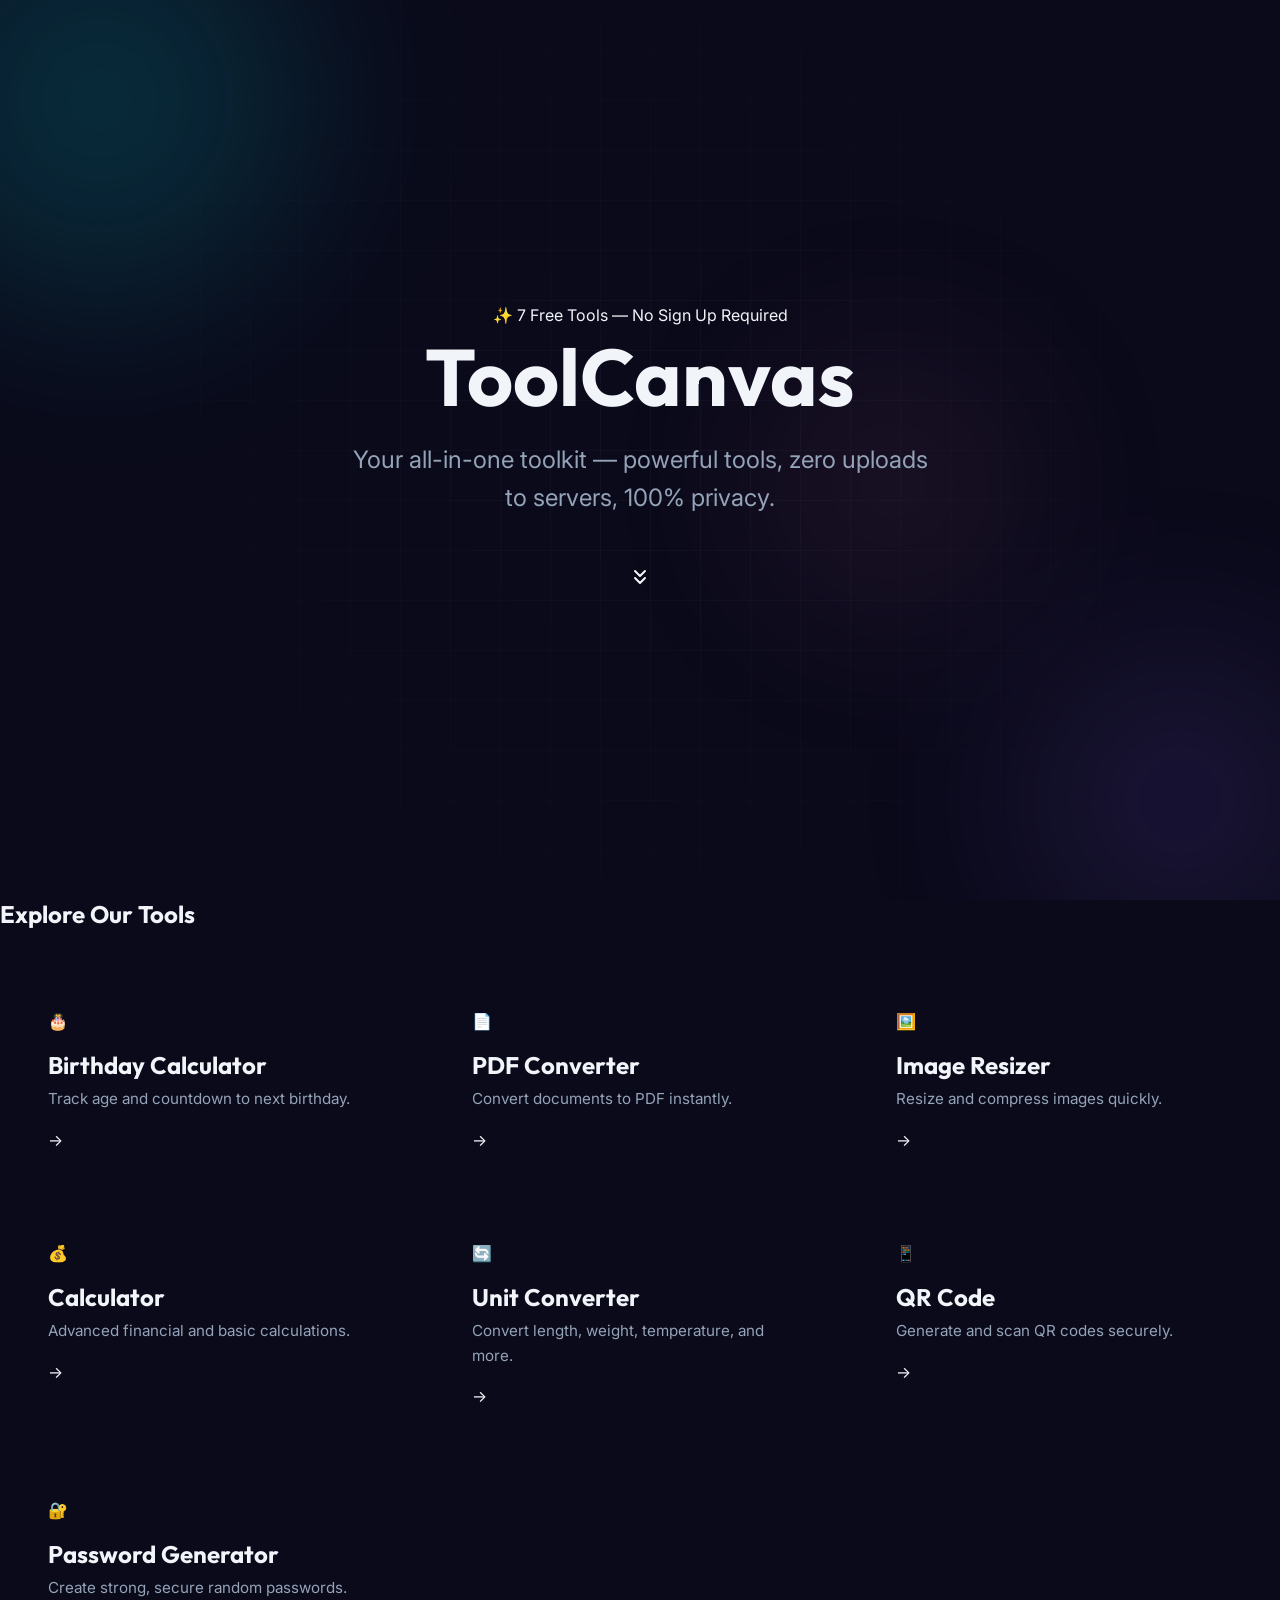
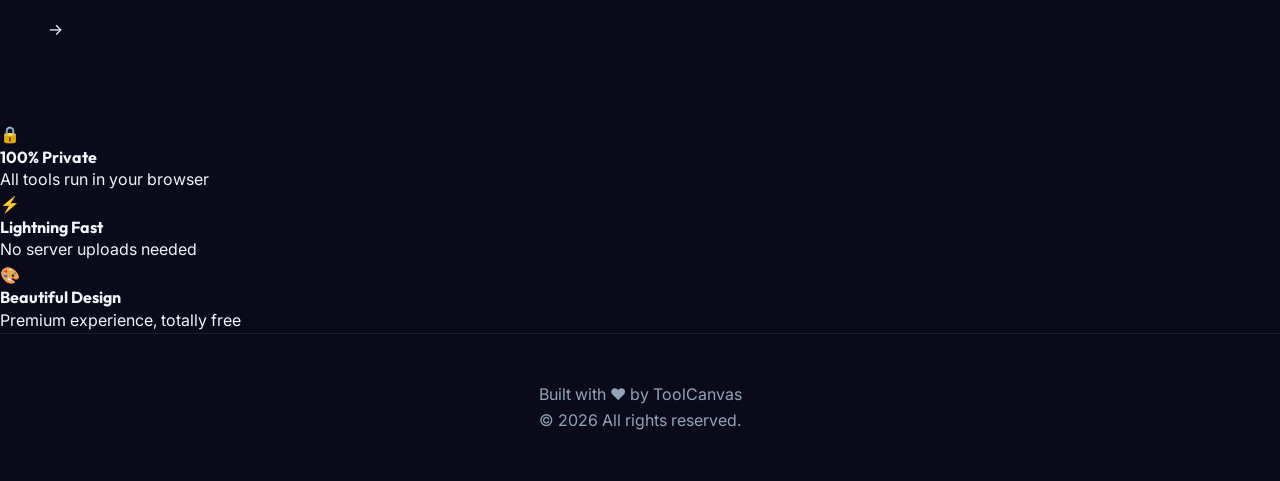
<file: index.html>
<!DOCTYPE html>
<html lang="en">
<head>
    <meta charset="UTF-8">
    <meta name="viewport" content="width=device-width, initial-scale=1.0">
    <meta name="description" content="ToolCanvas — Your all-in-one toolkit for everyday tasks. Powerful tools, zero uploads to servers, 100% privacy.">
    <title>ToolCanvas — Your All-in-One Online Toolkit</title>
    
    <!-- Favicon: inline SVG -->
    <link rel="icon" type="image/svg+xml" href="data:image/svg+xml,<svg xmlns='http://www.w3.org/2000/svg' viewBox='0 0 100 100'><rect width='100' height='100' rx='20' fill='%2300f5ff'/><circle cx='50' cy='50' r='30' fill='%230a0a1a'/></svg>">
    
    <!-- Google Fonts -->
    <link rel="preconnect" href="https://fonts.googleapis.com">
    <link rel="preconnect" href="https://fonts.gstatic.com" crossorigin>
    <link href="https://fonts.googleapis.com/css2?family=Inter:wght@300;400;500;600&family=Outfit:wght@500;600;700;800&display=swap" rel="stylesheet">
    
    <!-- CSS Links -->
    <link rel="stylesheet" href="css/style.css">
    <link rel="stylesheet" href="css/animations.css">
</head>
<body>
    <div class="background-effects">
        <div class="bg-orb bg-orb-1"></div>
        <div class="bg-orb bg-orb-2"></div>
        <div class="bg-orb bg-orb-3"></div>
        <div class="bg-grid"></div>
    </div>

    <main>
        <!-- Hero Section -->
        <section class="hero reveal" id="home">
            <div class="hero-badge">✨ 7 Free Tools — No Sign Up Required</div>
            <h1 class="hero-title gradient-text">ToolCanvas</h1>
            <p class="hero-subtitle">Your all-in-one toolkit — powerful tools, zero uploads to servers, 100% privacy.</p>
            <div class="scroll-indicator">
                <a href="#tools" aria-label="Scroll to tools">
                    <svg width="24" height="24" viewBox="0 0 24 24" fill="none" stroke="currentColor" stroke-width="2" stroke-linecap="round" stroke-linejoin="round"><path d="M7 13l5 5 5-5M7 6l5 5 5-5"/></svg>
                </a>
            </div>
        </section>

        <!-- Tools Grid Section -->
        <section class="tools-section" id="tools">
            <h2 class="section-heading reveal">Explore Our Tools<span class="heading-underline"></span></h2>
            <div class="tools-grid">
                
                <!-- Tool 1: Birthday -->
                <a href="pages/birthday.html" class="tool-card tilt-card reveal" style="--gradient-start: #ec4899; --gradient-end: #fb7185;">
                    <div class="tool-icon-wrapper">
                        <div class="tool-icon">🎂</div>
                    </div>
                    <div class="tool-content">
                        <h3>Birthday Calculator</h3>
                        <p>Track age and countdown to next birthday.</p>
                    </div>
                    <div class="tool-arrow">→</div>
                </a>

                <!-- Tool 2: PDF Converter -->
                <a href="pages/converter.html" class="tool-card tilt-card reveal" style="--gradient-start: #3b82f6; --gradient-end: #60a5fa;">
                    <div class="tool-icon-wrapper">
                        <div class="tool-icon">📄</div>
                    </div>
                    <div class="tool-content">
                        <h3>PDF Converter</h3>
                        <p>Convert documents to PDF instantly.</p>
                    </div>
                    <div class="tool-arrow">→</div>
                </a>

                <!-- Tool 3: Image Resizer -->
                <a href="pages/resizer.html" class="tool-card tilt-card reveal" style="--gradient-start: #10b981; --gradient-end: #2dd4bf;">
                    <div class="tool-icon-wrapper">
                        <div class="tool-icon">🖼️</div>
                    </div>
                    <div class="tool-content">
                        <h3>Image Resizer</h3>
                        <p>Resize and compress images quickly.</p>
                    </div>
                    <div class="tool-arrow">→</div>
                </a>

                <!-- Tool 4: Calculator -->
                <a href="pages/calculator.html" class="tool-card tilt-card reveal" style="--gradient-start: #f59e0b; --gradient-end: #fb923c;">
                    <div class="tool-icon-wrapper">
                        <div class="tool-icon">💰</div>
                    </div>
                    <div class="tool-content">
                        <h3>Calculator</h3>
                        <p>Advanced financial and basic calculations.</p>
                    </div>
                    <div class="tool-arrow">→</div>
                </a>

                <!-- Tool 5: Unit Converter -->
                <a href="pages/units.html" class="tool-card tilt-card reveal" style="--gradient-start: #4f46e5; --gradient-end: #818cf8;">
                    <div class="tool-icon-wrapper">
                        <div class="tool-icon">🔄</div>
                    </div>
                    <div class="tool-content">
                        <h3>Unit Converter</h3>
                        <p>Convert length, weight, temperature, and more.</p>
                    </div>
                    <div class="tool-arrow">→</div>
                </a>

                <!-- Tool 6: QR Code -->
                <a href="pages/qrcode.html" class="tool-card tilt-card reveal" style="--gradient-start: #8b5cf6; --gradient-end: #c084fc;">
                    <div class="tool-icon-wrapper">
                        <div class="tool-icon">📱</div>
                    </div>
                    <div class="tool-content">
                        <h3>QR Code</h3>
                        <p>Generate and scan QR codes securely.</p>
                    </div>
                    <div class="tool-arrow">→</div>
                </a>

                <!-- Tool 7: Password -->
                <a href="pages/password.html" class="tool-card tilt-card reveal" style="--gradient-start: #ef4444; --gradient-end: #f43f5e;">
                    <div class="tool-icon-wrapper">
                        <div class="tool-icon">🔐</div>
                    </div>
                    <div class="tool-content">
                        <h3>Password Generator</h3>
                        <p>Create strong, secure random passwords.</p>
                    </div>
                    <div class="tool-arrow">→</div>
                </a>

            </div>
        </section>

        <!-- Features Section -->
        <section class="features-section reveal">
            <div class="feature-item">
                <div class="feature-icon">🔒</div>
                <h4>100% Private</h4>
                <p>All tools run in your browser</p>
            </div>
            <div class="feature-item">
                <div class="feature-icon">⚡</div>
                <h4>Lightning Fast</h4>
                <p>No server uploads needed</p>
            </div>
            <div class="feature-item">
                <div class="feature-icon">🎨</div>
                <h4>Beautiful Design</h4>
                <p>Premium experience, totally free</p>
            </div>
        </section>
    </main>

    <footer>
        <div class="footer-content reveal">
            <p>Built with ❤️ by ToolCanvas</p>
            <p>&copy; <span id="current-year"></span> All rights reserved.</p>
        </div>
    </footer>

    <script src="js/app.js"></script>
    <script>
        document.getElementById('current-year').textContent = new Date().getFullYear();
    </script>
</body>
</html>
</file>
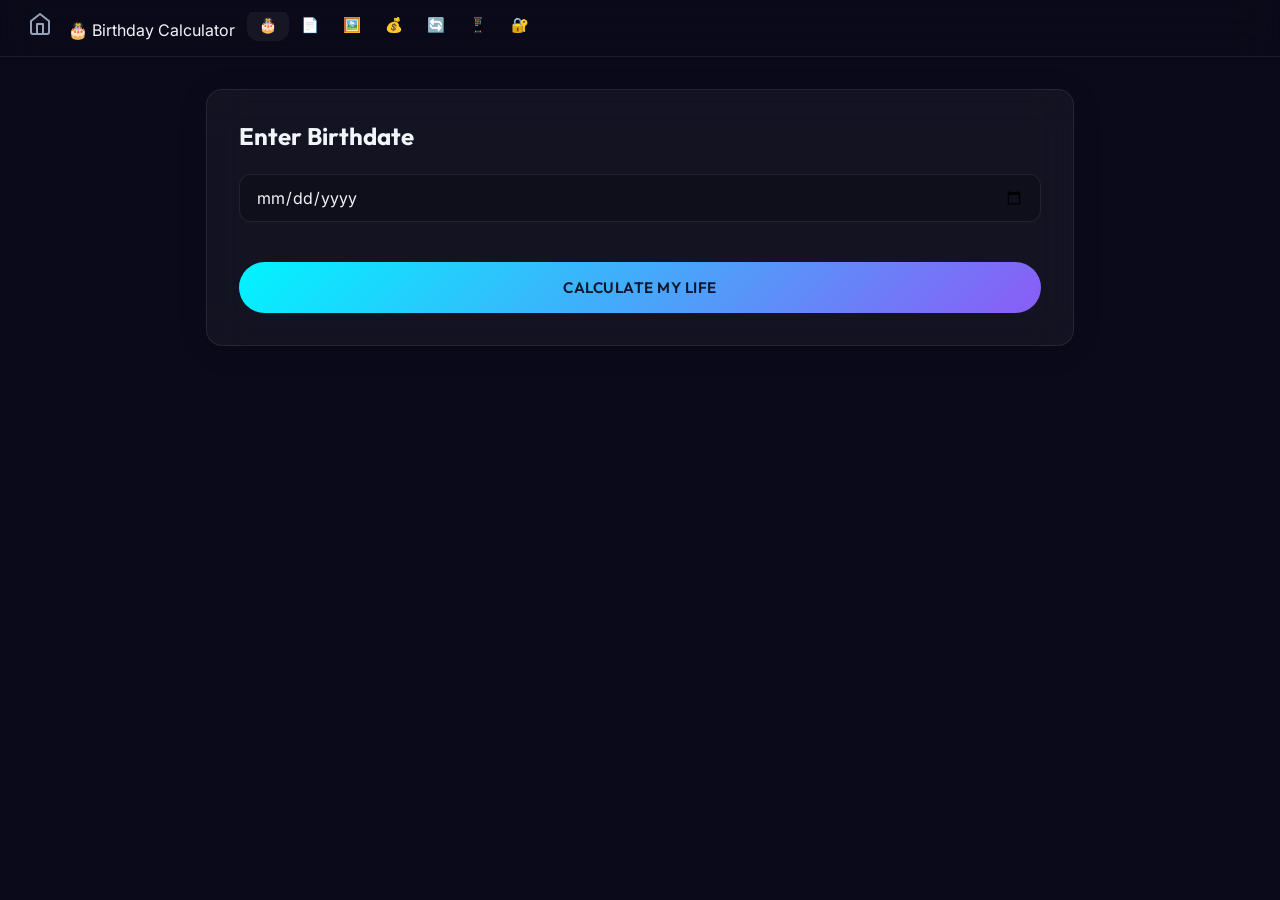
<file: pages/birthday.html>
<!DOCTYPE html>
<html lang="en">
<head>
    <meta charset="UTF-8">
    <meta name="viewport" content="width=device-width, initial-scale=1.0">
    <title>Birthday Calculator - ToolCanvas</title>
    <meta name="description" content="Calculate your exact age, next birthday countdown, zodiac sign, and fun facts about your birth date.">
    <link href="https://fonts.googleapis.com/css2?family=Inter:wght@300;400;500;600&family=Outfit:wght@500;600;700;800&display=swap" rel="stylesheet">
    <link rel="icon" href="data:image/svg+xml,<svg xmlns='http://www.w3.org/2000/svg' viewBox='0 0 100 100'><rect width='100' height='100' rx='20' fill='%2300f5ff'/><path d='M30 70 L50 30 L70 70' stroke='white' stroke-width='8' fill='none'/></svg>">
    <link rel="stylesheet" href="../css/style.css">
    <link rel="stylesheet" href="../css/tools.css">
    <link rel="stylesheet" href="../css/animations.css">
    <style>
        .birthday-grid {
            display: grid;
            grid-template-columns: repeat(auto-fit, minmax(200px, 1fr));
            gap: 1.5rem;
            margin-top: 2rem;
        }
        .stat-card {
            text-align: center;
            padding: 1.5rem;
            display: flex;
            flex-direction: column;
            gap: 0.5rem;
        }
        .stat-value {
            font-family: 'Outfit', sans-serif;
            font-size: 2rem;
            font-weight: 700;
            color: var(--primary);
        }
        .stat-label {
            font-size: 0.875rem;
            color: var(--text-muted);
            text-transform: uppercase;
            letter-spacing: 1px;
        }
        .countdown-container {
            display: flex;
            justify-content: center;
            gap: 1rem;
            margin-top: 1rem;
        }
        .countdown-item {
            display: flex;
            flex-direction: column;
            align-items: center;
            background: rgba(0, 0, 0, 0.2);
            padding: 1rem;
            border-radius: 12px;
            min-width: 80px;
        }
        .countdown-val {
            font-family: 'Outfit', sans-serif;
            font-size: 2.5rem;
            font-weight: 700;
            color: var(--secondary);
        }
        .countdown-label {
            font-size: 0.75rem;
            color: var(--text-muted);
            text-transform: uppercase;
        }
        #exact-age-display {
            font-family: 'Outfit', sans-serif;
            font-size: 3rem;
            font-weight: 800;
            background: linear-gradient(135deg, var(--primary), var(--secondary), var(--tertiary));
            -webkit-background-clip: text;
            -webkit-text-fill-color: transparent;
            text-align: center;
            margin-bottom: 2rem;
            line-height: 1.2;
        }
        .fun-fact {
            margin-top: 2rem;
            text-align: center;
            padding: 2rem;
            background: rgba(244, 114, 182, 0.1);
            border: 1px solid rgba(244, 114, 182, 0.2);
            border-radius: 16px;
        }
        .fun-fact-text {
            font-size: 1.5rem;
            color: var(--text-primary);
            font-weight: 500;
        }
        .fun-fact-highlight {
            color: var(--tertiary);
            font-weight: 700;
            font-family: 'Outfit', sans-serif;
        }
        #results-section {
            display: none;
            opacity: 0;
            transition: opacity 0.5s ease;
        }
        #results-section.show {
            display: block;
            opacity: 1;
        }
        .error-message {
            color: var(--danger);
            text-align: center;
            margin-top: 1rem;
            display: none;
        }
    </style>
</head>
<body>
    <div class="background-effects">
        <div class="bg-orb orb-1"></div>
        <div class="bg-orb orb-2"></div>
        <div class="bg-orb orb-3"></div>
    </div>
    
    <div class="app-container">
        <header class="tool-header" id="tool-nav"></header>
        
        <main class="tool-body">
            <div class="tool-section glass-card">
                <h2>Enter Birthdate</h2>
                <div class="input-group">
                    <input type="date" id="birthdate-input" class="input-field" max="">
                </div>
                <button id="calculate-btn" class="btn-primary" style="width: 100%; margin-top: 1rem; padding: 1rem;">Calculate My Life</button>
                <div id="error-msg" class="error-message">Please select a valid past date.</div>
            </div>

            <div id="results-section" class="tool-section">
                <div class="glass-card">
                    <div id="exact-age-display">0 Years, 0 Months, 0 Days</div>
                    
                    <div class="fun-fact">
                        <div class="fun-fact-text">You've been alive for <span id="fact-days" class="fun-fact-highlight">0</span> days!</div>
                    </div>

                    <div class="birthday-grid">
                        <div class="glass-card stat-card">
                            <div class="stat-value" id="total-hours">0</div>
                            <div class="stat-label">Total Hours Lived</div>
                        </div>
                        <div class="glass-card stat-card">
                            <div class="stat-value" id="total-minutes">0</div>
                            <div class="stat-label">Total Minutes Lived</div>
                        </div>
                        <div class="glass-card stat-card">
                            <div class="stat-value" id="day-of-week">-</div>
                            <div class="stat-label">Day of Birth</div>
                        </div>
                        <div class="glass-card stat-card">
                            <div class="stat-value" id="zodiac-sign">-</div>
                            <div class="stat-label">Zodiac Sign</div>
                        </div>
                        <div class="glass-card stat-card">
                            <div class="stat-value" id="chinese-zodiac">-</div>
                            <div class="stat-label">Chinese Zodiac</div>
                        </div>
                        <div class="glass-card stat-card">
                            <div class="stat-value" id="birthstone">-</div>
                            <div class="stat-label">Birthstone</div>
                        </div>
                        <div class="glass-card stat-card">
                            <div class="stat-value" id="season">-</div>
                            <div class="stat-label">Season Born</div>
                        </div>
                    </div>
                </div>

                <div class="glass-card" style="margin-top: 2rem; text-align: center;">
                    <h3>Time Until Next Birthday</h3>
                    <div class="countdown-container">
                        <div class="countdown-item">
                            <div class="countdown-val" id="cd-days">00</div>
                            <div class="countdown-label">Days</div>
                        </div>
                        <div class="countdown-item">
                            <div class="countdown-val" id="cd-hours">00</div>
                            <div class="countdown-label">Hours</div>
                        </div>
                        <div class="countdown-item">
                            <div class="countdown-val" id="cd-minutes">00</div>
                            <div class="countdown-label">Mins</div>
                        </div>
                        <div class="countdown-item">
                            <div class="countdown-val" id="cd-seconds">00</div>
                            <div class="countdown-label">Secs</div>
                        </div>
                    </div>
                </div>
            </div>
        </main>
    </div>

    <script src="../js/app.js"></script>
    <script src="../js/birthday.js"></script>
    <script>
        document.addEventListener('DOMContentLoaded', () => {
            if (typeof createToolNav === 'function') {
                createToolNav('birthday');
            }
        });
    </script>
</body>
</html>
</file>
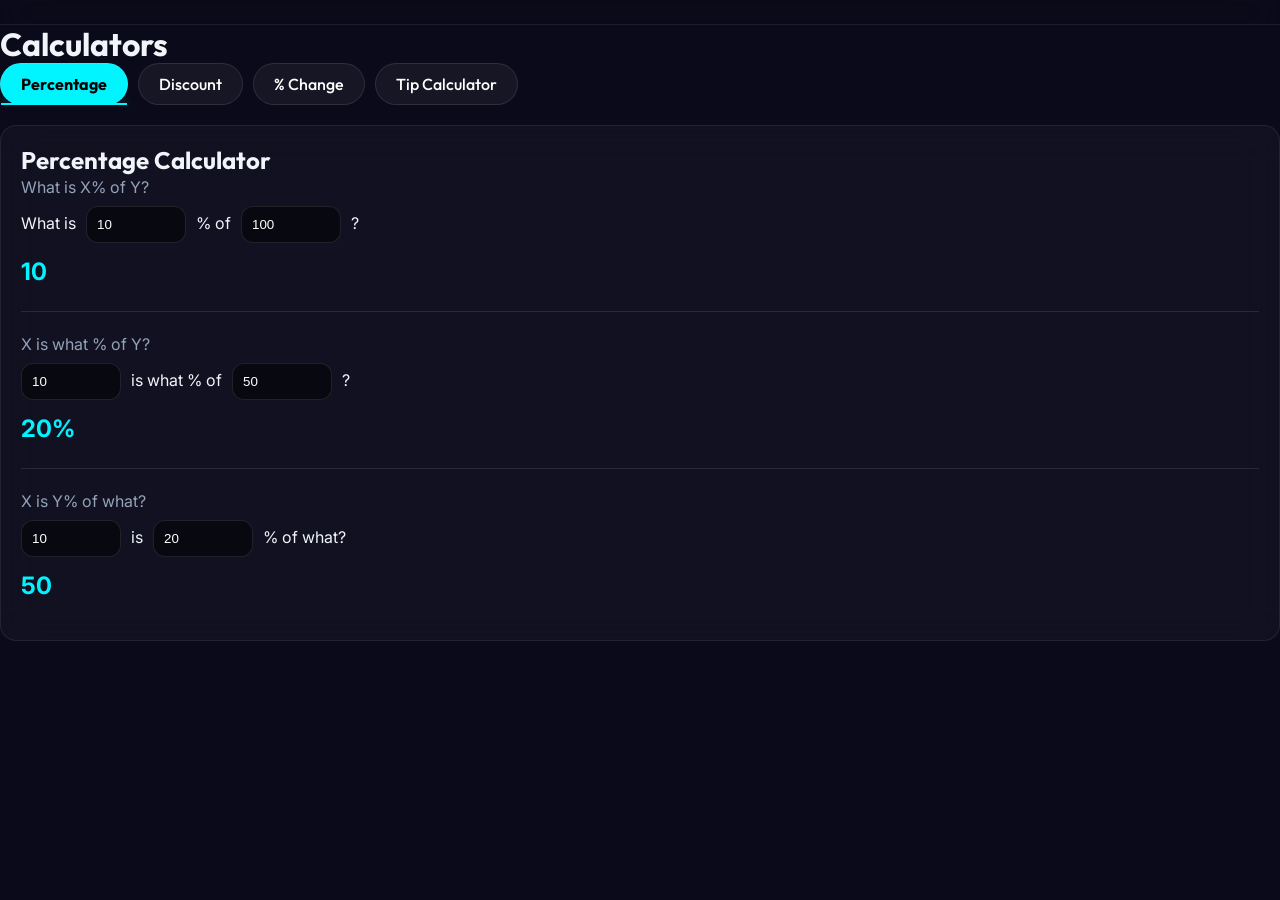
<file: pages/calculator.html>
<!DOCTYPE html>
<html lang="en">
<head>
    <meta charset="UTF-8">
    <meta name="viewport" content="width=device-width, initial-scale=1.0">
    <title>ToolCanvas - Advanced Calculator</title>
    <meta name="description" content="Percentage, discount, tip, and change calculators.">
    <link href="https://fonts.googleapis.com/css2?family=Inter:wght@400;500;600&family=Outfit:wght@500;700&display=swap" rel="stylesheet">
    <link rel="icon" href="data:image/svg+xml,<svg xmlns='http://www.w3.org/2000/svg' viewBox='0 0 100 100'><rect width='100' height='100' rx='20' fill='%2300f5ff'/></svg>">
    <link rel="stylesheet" href="../css/style.css">
    <link rel="stylesheet" href="../css/tools.css">
    <link rel="stylesheet" href="../css/animations.css">
    <style>
        .tabs { display: flex; gap: 10px; margin-bottom: 20px; overflow-x: auto; }
        .tab-btn { padding: 10px 20px; background: rgba(255,255,255,0.05); border: 1px solid rgba(255,255,255,0.1); color: #fff; cursor: pointer; border-radius: 999px; white-space: nowrap; }
        .tab-btn.active { background: #00f5ff; color: #000; font-weight: bold; }
        .tab-content { display: none; background: rgba(255,255,255,0.03); padding: 20px; border-radius: 16px; border: 1px solid rgba(255,255,255,0.08); backdrop-filter: blur(20px); }
        .tab-content.active { display: block; }
        .calc-group { margin-bottom: 15px; }
        .calc-group label { display: block; margin-bottom: 5px; color: #94a3b8; }
        .calc-group input { width: 100%; padding: 10px; border-radius: 12px; border: 1px solid rgba(255,255,255,0.1); background: rgba(0,0,0,0.5); color: #fff; }
        .calc-row { display: flex; align-items: center; gap: 10px; flex-wrap: wrap; }
        .calc-row input { width: 100px; }
        .result { font-size: 24px; font-weight: bold; background: linear-gradient(to right, #00f5ff, #8b5cf6); -webkit-background-clip: text; color: transparent; margin-top: 10px; }
        .bar-container { width: 100%; height: 20px; background: rgba(255,255,255,0.1); border-radius: 10px; overflow: hidden; margin-top: 10px; }
        .bar-fill { height: 100%; background: #10b981; width: 0%; transition: width 0.3s ease; }
        .tip-btns { display: flex; gap: 10px; margin-bottom: 10px; flex-wrap: wrap; }
        .tip-btn { padding: 5px 15px; border-radius: 999px; background: rgba(255,255,255,0.1); border: none; color: #fff; cursor: pointer; }
        .tip-btn.active { background: #8b5cf6; }
    </style>
</head>
<body>
    <div class="background-effects">
        <div class="bg-orb orb-1"></div>
        <div class="bg-orb orb-2"></div>
    </div>
    
    <header class="tool-header" id="tool-nav"></header>

    <main class="tool-container">
        <h1>Calculators</h1>
        <div class="tabs">
            <button class="tab-btn active" data-tab="percentage">Percentage</button>
            <button class="tab-btn" data-tab="discount">Discount</button>
            <button class="tab-btn" data-tab="change">% Change</button>
            <button class="tab-btn" data-tab="tip">Tip Calculator</button>
        </div>

        <div id="percentage" class="tab-content active">
            <h2>Percentage Calculator</h2>
            <div class="calc-group">
                <label>What is X% of Y?</label>
                <div class="calc-row">
                    What is <input type="number" id="p1-x" value="10"> % of <input type="number" id="p1-y" value="100">?
                </div>
                <div class="result" id="p1-result">10</div>
            </div>
            <hr style="border: 0; border-top: 1px solid rgba(255,255,255,0.1); margin: 20px 0;">
            <div class="calc-group">
                <label>X is what % of Y?</label>
                <div class="calc-row">
                    <input type="number" id="p2-x" value="10"> is what % of <input type="number" id="p2-y" value="50">?
                </div>
                <div class="result" id="p2-result">20%</div>
            </div>
            <hr style="border: 0; border-top: 1px solid rgba(255,255,255,0.1); margin: 20px 0;">
            <div class="calc-group">
                <label>X is Y% of what?</label>
                <div class="calc-row">
                    <input type="number" id="p3-x" value="10"> is <input type="number" id="p3-y" value="20"> % of what?
                </div>
                <div class="result" id="p3-result">50</div>
            </div>
        </div>

        <div id="discount" class="tab-content">
            <h2>Discount Calculator</h2>
            <div class="calc-group">
                <label>Original Price</label>
                <input type="number" id="d-price" value="100" min="0">
            </div>
            <div class="calc-group">
                <label>Discount %</label>
                <input type="number" id="d-discount" value="20" min="0" max="100">
            </div>
            <div class="calc-group">
                <label>Tax % (Optional, applied after discount)</label>
                <input type="number" id="d-tax" value="0" min="0">
            </div>
            <div class="result" style="font-size: 18px;">
                Price after discount: $<span id="d-final-price">80.00</span><br>
                Total savings: $<span id="d-savings">20.00</span>
            </div>
            <div class="bar-container">
                <div class="bar-fill" id="d-bar" style="width: 80%;"></div>
            </div>
        </div>

        <div id="change" class="tab-content">
            <h2>Percentage Change</h2>
            <div class="calc-group">
                <label>From Value</label>
                <input type="number" id="c-from" value="100">
            </div>
            <div class="calc-group">
                <label>To Value</label>
                <input type="number" id="c-to" value="120">
            </div>
            <div class="result" id="c-result" style="color: #10b981;">+20% (Increase)</div>
            <div style="color: #94a3b8;">Difference: <span id="c-diff">20</span></div>
        </div>

        <div id="tip" class="tab-content">
            <h2>Tip Calculator</h2>
            <div class="calc-group">
                <label>Bill Amount</label>
                <input type="number" id="t-bill" value="50" min="0">
            </div>
            <div class="calc-group">
                <label>Tip Percentage</label>
                <div class="tip-btns">
                    <button class="tip-btn" data-val="10">10%</button>
                    <button class="tip-btn active" data-val="15">15%</button>
                    <button class="tip-btn" data-val="18">18%</button>
                    <button class="tip-btn" data-val="20">20%</button>
                    <button class="tip-btn" data-val="25">25%</button>
                </div>
                <input type="number" id="t-custom" value="15" min="0" placeholder="Custom %">
            </div>
            <div class="calc-group">
                <label>Number of People</label>
                <input type="number" id="t-people" value="1" min="1">
            </div>
            <div class="result" style="font-size: 18px;">
                Tip Amount: $<span id="t-tip-amt">7.50</span><br>
                Total Bill: $<span id="t-total">57.50</span><br>
                Per Person: $<span id="t-person">57.50</span>
            </div>
        </div>
    </main>

    <script src="../js/app.js"></script>
    <script src="../js/calculator.js"></script>
</body>
</html>
</file>
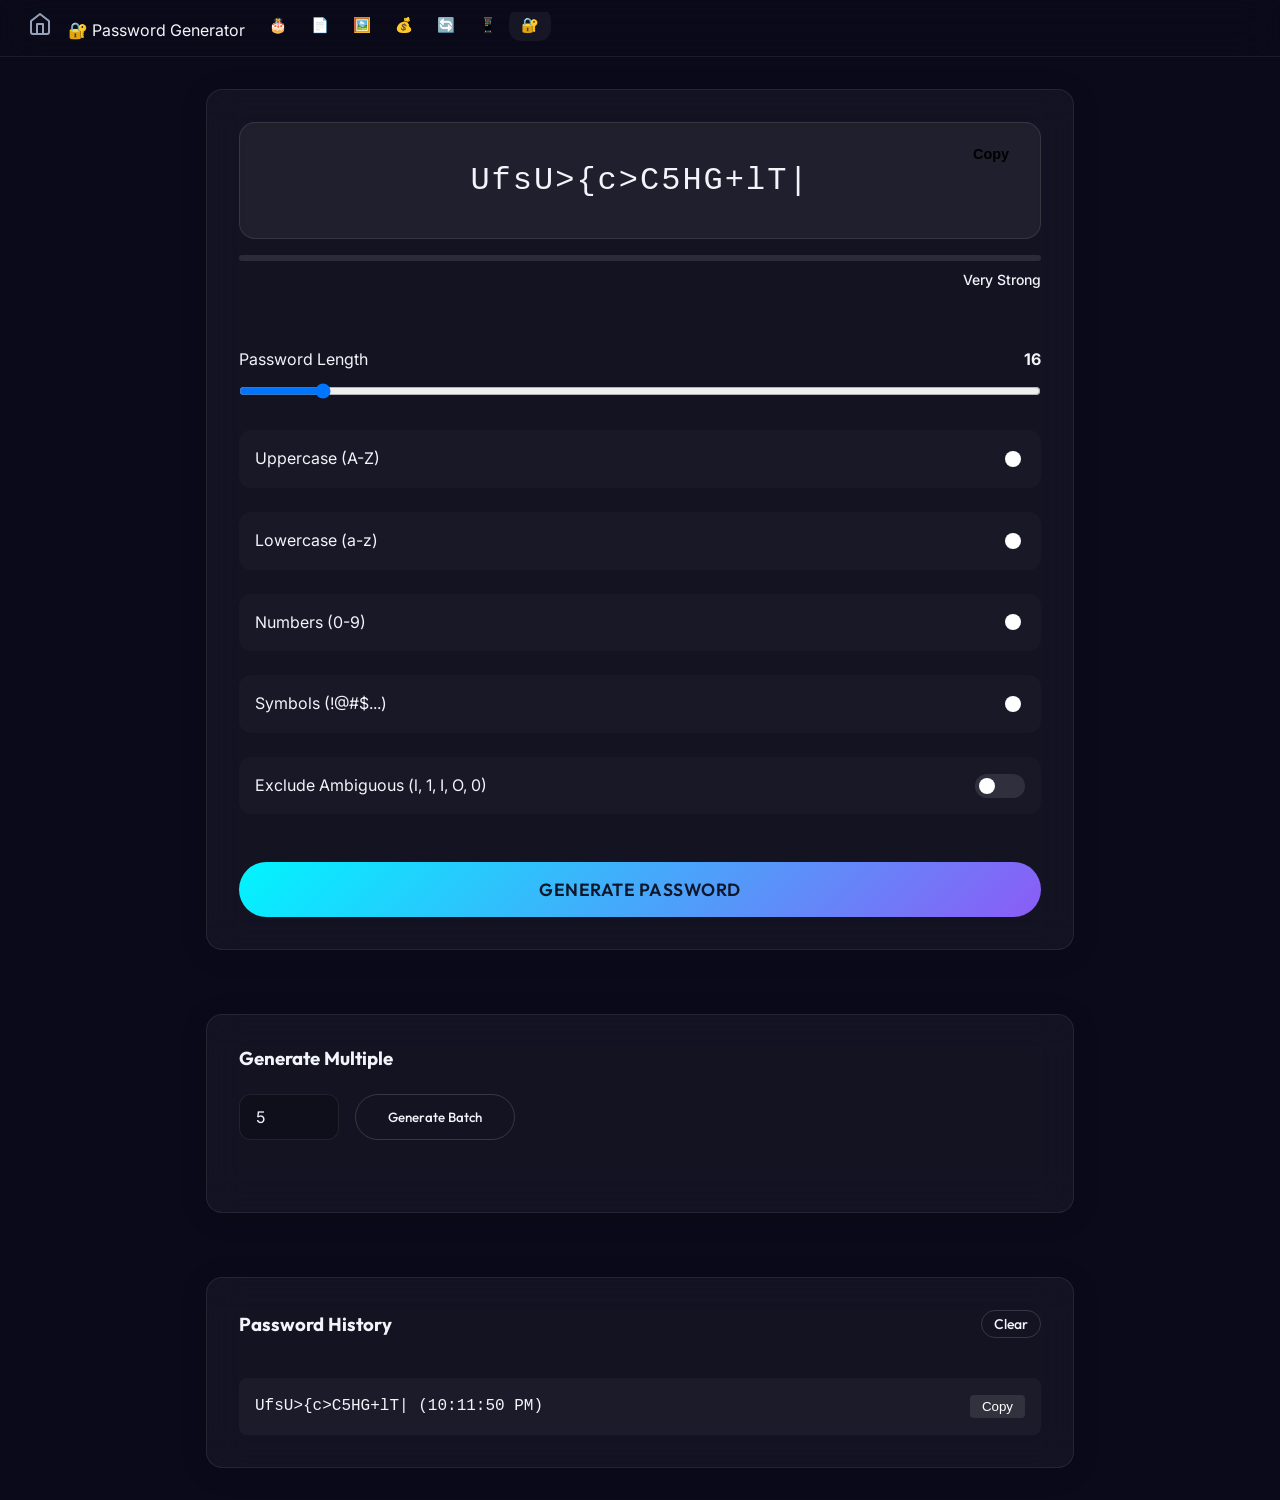
<file: pages/password.html>
<!DOCTYPE html>
<html lang="en">
<head>
    <meta charset="UTF-8">
    <meta name="viewport" content="width=device-width, initial-scale=1.0">
    <title>Password Generator - ToolCanvas</title>
    <meta name="description" content="Generate strong, secure, and customizable passwords instantly.">
    <link href="https://fonts.googleapis.com/css2?family=Inter:wght@300;400;500;600&family=Outfit:wght@500;600;700;800&display=swap" rel="stylesheet">
    <link rel="icon" href="data:image/svg+xml,<svg xmlns='http://www.w3.org/2000/svg' viewBox='0 0 100 100'><rect width='100' height='100' rx='20' fill='%2300f5ff'/><path d='M30 70 L50 30 L70 70' stroke='white' stroke-width='8' fill='none'/></svg>">
    <link rel="stylesheet" href="../css/style.css">
    <link rel="stylesheet" href="../css/tools.css">
    <link rel="stylesheet" href="../css/animations.css">
    <style>
        .password-display-container {
            position: relative;
            margin-bottom: 2rem;
        }
        .password-display {
            font-family: monospace;
            font-size: 2rem;
            text-align: center;
            padding: 2rem;
            word-break: break-all;
            color: var(--text-primary);
            background: rgba(255,255,255,0.05);
            border: 1px solid rgba(255,255,255,0.1);
            border-radius: 16px;
            letter-spacing: 2px;
            min-height: 100px;
            display: flex;
            align-items: center;
            justify-content: center;
        }
        .copy-btn {
            position: absolute;
            top: 1rem;
            right: 1rem;
            background: var(--primary);
            color: #000;
            border: none;
            border-radius: 8px;
            padding: 0.5rem 1rem;
            font-weight: 600;
            cursor: pointer;
            transition: all 0.2s ease;
        }
        .copy-btn:hover {
            opacity: 0.9;
            transform: translateY(-2px);
        }
        .strength-meter {
            height: 6px;
            border-radius: 3px;
            background: rgba(255,255,255,0.1);
            margin-top: 1rem;
            overflow: hidden;
        }
        .strength-bar {
            height: 100%;
            width: 0%;
            transition: all 0.3s ease;
        }
        .strength-label {
            text-align: right;
            font-size: 0.875rem;
            margin-top: 0.5rem;
            font-weight: 500;
        }
        .controls-grid {
            display: grid;
            grid-template-columns: 1fr;
            gap: 1.5rem;
        }
        .control-group {
            display: flex;
            align-items: center;
            justify-content: space-between;
            background: rgba(255,255,255,0.02);
            padding: 1rem;
            border-radius: 12px;
        }
        .switch {
            position: relative;
            display: inline-block;
            width: 50px;
            height: 24px;
        }
        .switch input {
            opacity: 0;
            width: 0;
            height: 0;
        }
        .slider {
            position: absolute;
            cursor: pointer;
            top: 0;
            left: 0;
            right: 0;
            bottom: 0;
            background-color: rgba(255,255,255,0.1);
            transition: .4s;
            border-radius: 34px;
        }
        .slider:before {
            position: absolute;
            content: "";
            height: 16px;
            width: 16px;
            left: 4px;
            bottom: 4px;
            background-color: white;
            transition: .4s;
            border-radius: 50%;
        }
        input:checked + .slider {
            background-color: var(--primary);
        }
        input:checked + .slider:before {
            transform: translateX(26px);
        }
        input[type=range] {
            width: 100%;
            accent-color: var(--primary);
        }
        .batch-section, .history-section {
            margin-top: 2rem;
        }
        .pwd-list {
            list-style: none;
            padding: 0;
            display: flex;
            flex-direction: column;
            gap: 0.5rem;
        }
        .pwd-item {
            display: flex;
            justify-content: space-between;
            align-items: center;
            padding: 1rem;
            background: rgba(255,255,255,0.03);
            border-radius: 8px;
            font-family: monospace;
        }
        .pwd-item button {
            background: rgba(255,255,255,0.1);
            color: white;
            border: none;
            padding: 0.25rem 0.75rem;
            border-radius: 4px;
            cursor: pointer;
        }
        .pwd-item button:hover {
            background: var(--primary);
            color: #000;
        }
        .batch-controls {
            display: flex;
            gap: 1rem;
            margin-bottom: 1rem;
        }
    </style>
</head>
<body>
    <div class="background-effects">
        <div class="bg-orb orb-1"></div>
        <div class="bg-orb orb-2"></div>
        <div class="bg-orb orb-3"></div>
    </div>
    
    <div class="app-container">
        <header class="tool-header" id="tool-nav"></header>
        
        <main class="tool-body">
            <div class="tool-section glass-card">
                <div class="password-display-container">
                    <div id="password-display" class="password-display">Loading...</div>
                    <button id="copy-btn" class="copy-btn">Copy</button>
                    <div class="strength-meter">
                        <div id="strength-bar" class="strength-bar"></div>
                    </div>
                    <div id="strength-label" class="strength-label">Strong</div>
                </div>

                <div class="controls-grid">
                    <div>
                        <div style="display: flex; justify-content: space-between; margin-bottom: 0.5rem;">
                            <label>Password Length</label>
                            <span id="length-val" style="color: var(--primary); font-weight: bold;">16</span>
                        </div>
                        <input type="range" id="length-slider" min="4" max="128" value="16">
                    </div>

                    <div class="control-group">
                        <label>Uppercase (A-Z)</label>
                        <label class="switch">
                            <input type="checkbox" id="chk-uppercase" checked>
                            <span class="slider"></span>
                        </label>
                    </div>
                    <div class="control-group">
                        <label>Lowercase (a-z)</label>
                        <label class="switch">
                            <input type="checkbox" id="chk-lowercase" checked>
                            <span class="slider"></span>
                        </label>
                    </div>
                    <div class="control-group">
                        <label>Numbers (0-9)</label>
                        <label class="switch">
                            <input type="checkbox" id="chk-numbers" checked>
                            <span class="slider"></span>
                        </label>
                    </div>
                    <div class="control-group">
                        <label>Symbols (!@#$...)</label>
                        <label class="switch">
                            <input type="checkbox" id="chk-symbols" checked>
                            <span class="slider"></span>
                        </label>
                    </div>
                    <div class="control-group">
                        <label>Exclude Ambiguous (l, 1, I, O, 0)</label>
                        <label class="switch">
                            <input type="checkbox" id="chk-ambiguous">
                            <span class="slider"></span>
                        </label>
                    </div>
                </div>

                <button id="generate-btn" class="btn-primary" style="width: 100%; margin-top: 1.5rem; padding: 1rem; font-size: 1.1rem;">Generate Password</button>
            </div>

            <div class="tool-section glass-card batch-section">
                <h3>Generate Multiple</h3>
                <div class="batch-controls">
                    <input type="number" id="batch-count" class="input-field" value="5" min="1" max="20" style="width: 100px;">
                    <button id="batch-generate-btn" class="btn-secondary">Generate Batch</button>
                </div>
                <ul id="batch-list" class="pwd-list"></ul>
            </div>

            <div class="tool-section glass-card history-section">
                <div style="display: flex; justify-content: space-between; align-items: center; margin-bottom: 1rem;">
                    <h3>Password History</h3>
                    <button id="clear-history-btn" class="btn-secondary" style="padding: 0.25rem 0.75rem; font-size: 0.875rem;">Clear</button>
                </div>
                <ul id="history-list" class="pwd-list"></ul>
            </div>
        </main>
    </div>

    <script src="../js/app.js"></script>
    <script src="../js/password.js"></script>
    <script>
        document.addEventListener('DOMContentLoaded', () => {
            if (typeof createToolNav === 'function') {
                createToolNav('password');
            }
        });
    </script>
</body>
</html>
</file>
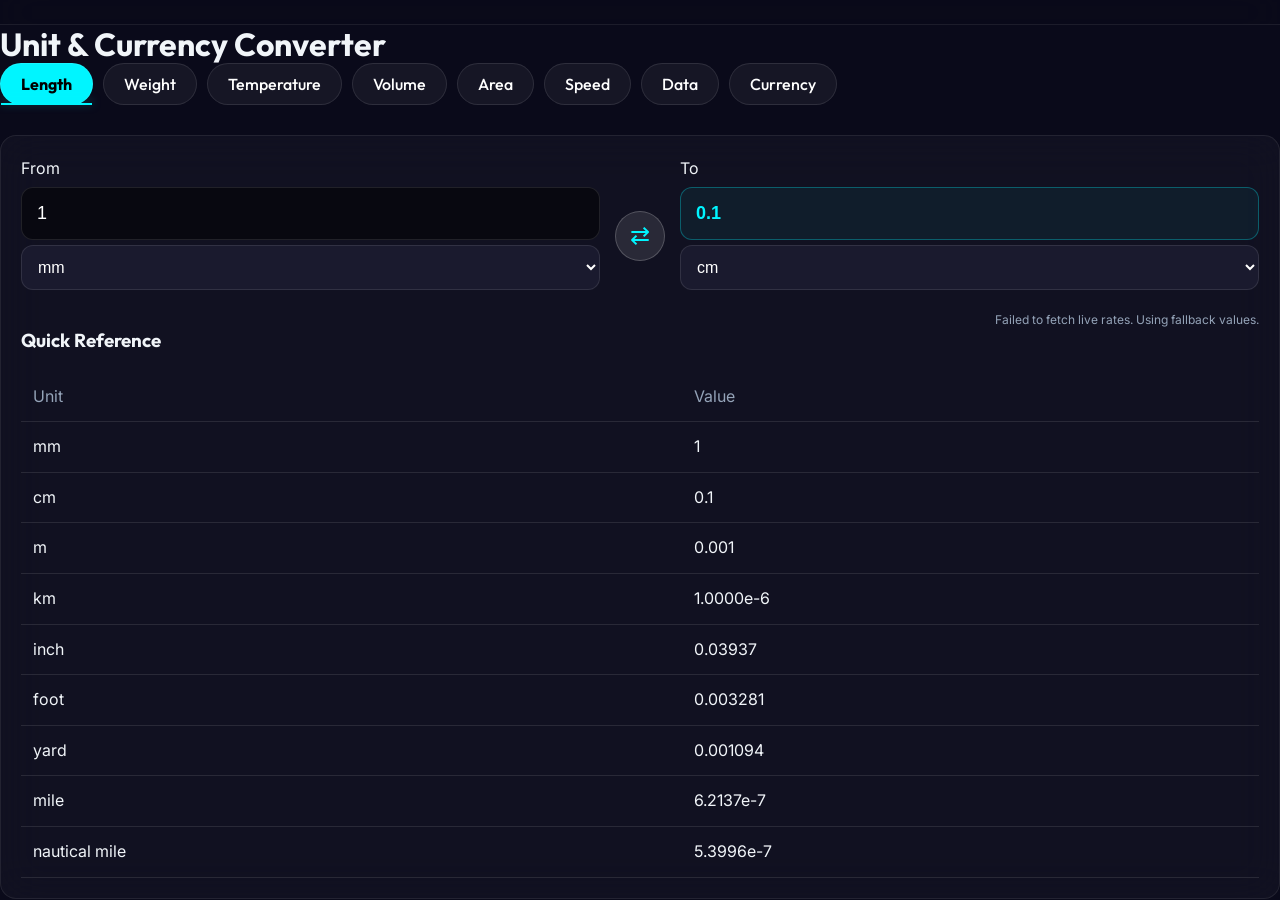
<file: pages/units.html>
<!DOCTYPE html>
<html lang="en">
<head>
    <meta charset="UTF-8">
    <meta name="viewport" content="width=device-width, initial-scale=1.0">
    <title>ToolCanvas - Unit & Currency Converter</title>
    <meta name="description" content="Convert between lengths, weights, temperatures, currencies, and more.">
    <link href="https://fonts.googleapis.com/css2?family=Inter:wght@400;500;600&family=Outfit:wght@500;700&display=swap" rel="stylesheet">
    <link rel="icon" href="data:image/svg+xml,<svg xmlns='http://www.w3.org/2000/svg' viewBox='0 0 100 100'><rect width='100' height='100' rx='20' fill='%2300f5ff'/></svg>">
    <link rel="stylesheet" href="../css/style.css">
    <link rel="stylesheet" href="../css/tools.css">
    <link rel="stylesheet" href="../css/animations.css">
    <style>
        .tabs { display: flex; gap: 10px; margin-bottom: 20px; overflow-x: auto; padding-bottom: 10px;}
        .tab-btn { padding: 10px 20px; background: rgba(255,255,255,0.05); border: 1px solid rgba(255,255,255,0.1); color: #fff; cursor: pointer; border-radius: 999px; white-space: nowrap;}
        .tab-btn.active { background: #00f5ff; color: #000; font-weight: bold; }
        
        .converter-container { background: rgba(255,255,255,0.03); padding: 20px; border-radius: 16px; border: 1px solid rgba(255,255,255,0.08); backdrop-filter: blur(20px); }
        .conv-row { display: flex; align-items: center; gap: 15px; margin-bottom: 20px; flex-wrap: wrap; }
        .conv-box { flex: 1; min-width: 200px; display: flex; flex-direction: column; gap: 5px; }
        .conv-box input { width: 100%; padding: 15px; border-radius: 12px; border: 1px solid rgba(255,255,255,0.1); background: rgba(0,0,0,0.5); color: #fff; font-size: 18px; }
        .conv-box select { width: 100%; padding: 12px; border-radius: 12px; border: 1px solid rgba(255,255,255,0.1); background: #1a1a2e; color: #fff; font-size: 16px; cursor: pointer; }
        
        .swap-btn { background: rgba(255,255,255,0.1); border: 1px solid rgba(255,255,255,0.2); border-radius: 50%; width: 50px; height: 50px; display: flex; align-items: center; justify-content: center; cursor: pointer; color: #00f5ff; font-size: 24px; transition: transform 0.3s; margin-top: 25px;}
        .swap-btn:hover { transform: rotate(180deg); background: rgba(0, 245, 255, 0.2); }
        
        .ref-table { width: 100%; border-collapse: collapse; margin-top: 20px; }
        .ref-table th, .ref-table td { padding: 12px; text-align: left; border-bottom: 1px solid rgba(255,255,255,0.1); }
        .ref-table th { color: #94a3b8; font-weight: normal; }
        .ref-table tr:hover { background: rgba(255,255,255,0.05); }
        
        .currency-status { font-size: 12px; color: #94a3b8; text-align: right; margin-top: 10px; }
    </style>
</head>
<body>
    <div class="background-effects">
        <div class="bg-orb orb-1"></div>
        <div class="bg-orb orb-2"></div>
    </div>
    
    <header class="tool-header" id="tool-nav"></header>

    <main class="tool-container">
        <h1>Unit & Currency Converter</h1>
        <div class="tabs" id="unit-tabs">
            <button class="tab-btn active" data-cat="length">Length</button>
            <button class="tab-btn" data-cat="weight">Weight</button>
            <button class="tab-btn" data-cat="temperature">Temperature</button>
            <button class="tab-btn" data-cat="volume">Volume</button>
            <button class="tab-btn" data-cat="area">Area</button>
            <button class="tab-btn" data-cat="speed">Speed</button>
            <button class="tab-btn" data-cat="data">Data</button>
            <button class="tab-btn" data-cat="currency">Currency</button>
        </div>

        <div class="converter-container">
            <div class="conv-row">
                <div class="conv-box">
                    <label>From</label>
                    <input type="number" id="from-val" value="1">
                    <select id="from-unit"></select>
                </div>
                
                <button class="swap-btn" id="swap-btn" title="Swap Units">⇄</button>
                
                <div class="conv-box">
                    <label>To</label>
                    <input type="text" id="to-val" readonly style="background: rgba(0,245,255,0.05); border-color: rgba(0,245,255,0.3); font-weight: bold; color: #00f5ff;">
                    <select id="to-unit"></select>
                </div>
            </div>
            
            <div id="currency-info" class="currency-status" style="display: none;">Rates updated...</div>

            <h3>Quick Reference</h3>
            <table class="ref-table">
                <thead>
                    <tr>
                        <th>Unit</th>
                        <th>Value</th>
                    </tr>
                </thead>
                <tbody id="ref-tbody">
                    <!-- Populated via JS -->
                </tbody>
            </table>
        </div>
    </main>

    <script src="../js/app.js"></script>
    <script src="../js/units.js"></script>
</body>
</html>
</file>
<file: css/style.css>
@import url('https://fonts.googleapis.com/css2?family=Inter:wght@300;400;500;600;700&family=Outfit:wght@400;500;600;700;800&display=swap');

:root {
  /* Colors */
  --bg-dark: #0a0a1a;
  --bg-surface: rgba(255, 255, 255, 0.04);
  --bg-surface-hover: rgba(255, 255, 255, 0.08);
  --glass-border: rgba(255, 255, 255, 0.08);
  --glass-border-light: rgba(255, 255, 255, 0.15);
  
  --accent-primary: #00f5ff;
  --accent-secondary: #8b5cf6;
  --accent-tertiary: #f472b6;
  
  --color-success: #10b981;
  --color-warning: #f59e0b;
  --color-danger: #ef4444;
  
  --text-primary: #f1f5f9;
  --text-muted: #94a3b8;
  --text-dark: #0f172a;
  
  /* Typography */
  --font-body: 'Inter', sans-serif;
  --font-heading: 'Outfit', sans-serif;
  
  /* Spacing */
  --space-1: 0.25rem;
  --space-2: 0.5rem;
  --space-3: 0.75rem;
  --space-4: 1rem;
  --space-5: 1.5rem;
  --space-6: 2rem;
  --space-8: 3rem;
  --space-12: 4.5rem;
  
  /* Radii */
  --radius-sm: 8px;
  --radius-md: 12px;
  --radius-lg: 16px;
  --radius-xl: 24px;
  --radius-pill: 999px;
  
  /* Transitions */
  --transition-fast: 0.15s cubic-bezier(0.4, 0, 0.2, 1);
  --transition-normal: 0.3s cubic-bezier(0.4, 0, 0.2, 1);
  --transition-slow: 0.5s cubic-bezier(0.4, 0, 0.2, 1);
  
  /* Z-index */
  --z-bg: -1;
  --z-base: 1;
  --z-above: 10;
  --z-nav: 100;
  --z-modal: 1000;
  --z-toast: 9999;
}

/* CSS Reset & Base */
*, *::before, *::after {
  box-sizing: border-box;
  margin: 0;
  padding: 0;
}

html {
  font-size: 16px;
  scroll-behavior: smooth;
}

body {
  background-color: var(--bg-dark);
  color: var(--text-primary);
  font-family: var(--font-body);
  line-height: 1.6;
  -webkit-font-smoothing: antialiased;
  -moz-osx-font-smoothing: grayscale;
  min-height: 100vh;
  overflow-x: hidden;
}

/* Scrollbar */
::-webkit-scrollbar {
  width: 8px;
  height: 8px;
}

::-webkit-scrollbar-track {
  background: var(--bg-dark);
}

::-webkit-scrollbar-thumb {
  background: rgba(255, 255, 255, 0.1);
  border-radius: var(--radius-pill);
}

::-webkit-scrollbar-thumb:hover {
  background: var(--accent-primary);
}

/* Selection */
::selection {
  background-color: rgba(0, 245, 255, 0.3);
  color: #fff;
  text-shadow: none;
}

/* Typography */
h1, h2, h3, h4, h5, h6 {
  font-family: var(--font-heading);
  font-weight: 700;
  line-height: 1.2;
  color: var(--text-primary);
}

a {
  color: inherit;
  text-decoration: none;
  transition: color var(--transition-normal);
}

a:hover {
  color: var(--accent-primary);
}

/* Components */
.glass-card {
  background: var(--bg-surface);
  backdrop-filter: blur(20px);
  -webkit-backdrop-filter: blur(20px);
  border: 1px solid var(--glass-border);
  border-radius: var(--radius-lg);
  box-shadow: 0 4px 30px rgba(0, 0, 0, 0.1);
}

/* Buttons */
.btn-primary {
  display: inline-flex;
  align-items: center;
  justify-content: center;
  gap: var(--space-2);
  background: linear-gradient(135deg, var(--accent-primary), var(--accent-secondary));
  color: var(--text-dark);
  font-family: var(--font-heading);
  font-weight: 600;
  padding: var(--space-3) var(--space-6);
  border-radius: var(--radius-pill);
  border: none;
  cursor: pointer;
  transition: all var(--transition-normal);
  text-transform: uppercase;
  letter-spacing: 0.5px;
  font-size: 0.95rem;
}

.btn-primary:hover {
  transform: translateY(-2px) scale(1.02);
  box-shadow: 0 0 20px rgba(0, 245, 255, 0.4), 0 0 40px rgba(139, 92, 246, 0.2);
}

.btn-primary:active {
  transform: translateY(1px) scale(0.98);
}

.btn-secondary {
  display: inline-flex;
  align-items: center;
  justify-content: center;
  gap: var(--space-2);
  background: transparent;
  color: var(--text-primary);
  font-family: var(--font-heading);
  font-weight: 500;
  padding: var(--space-3) var(--space-6);
  border-radius: var(--radius-pill);
  border: 1px solid var(--glass-border-light);
  cursor: pointer;
  transition: all var(--transition-normal);
  position: relative;
  overflow: hidden;
}

.btn-secondary::before {
  content: '';
  position: absolute;
  top: 0; left: 0; right: 0; bottom: 0;
  background: linear-gradient(135deg, rgba(0,245,255,0.1), rgba(139,92,246,0.1));
  opacity: 0;
  transition: opacity var(--transition-normal);
  z-index: -1;
}

.btn-secondary:hover {
  border-color: var(--accent-primary);
  box-shadow: 0 0 15px rgba(0, 245, 255, 0.2);
}

.btn-secondary:hover::before {
  opacity: 1;
}

.btn-icon {
  display: inline-flex;
  align-items: center;
  justify-content: center;
  width: 48px;
  height: 48px;
  border-radius: 50%;
  background: var(--bg-surface);
  border: 1px solid var(--glass-border);
  color: var(--text-primary);
  cursor: pointer;
  transition: all var(--transition-normal);
}

.btn-icon:hover {
  background: var(--bg-surface-hover);
  border-color: var(--accent-primary);
  color: var(--accent-primary);
  transform: translateY(-2px);
  box-shadow: 0 4px 12px rgba(0, 245, 255, 0.15);
}

/* Inputs */
.input-field, .select-field {
  width: 100%;
  background: rgba(0, 0, 0, 0.2);
  border: 1px solid var(--glass-border);
  border-radius: var(--radius-md);
  padding: var(--space-3) var(--space-4);
  color: var(--text-primary);
  font-family: var(--font-body);
  font-size: 1rem;
  transition: all var(--transition-normal);
  outline: none;
}

.input-field:focus, .select-field:focus {
  border-color: var(--accent-primary);
  box-shadow: 0 0 0 3px rgba(0, 245, 255, 0.15);
  background: rgba(0, 0, 0, 0.4);
}

.input-field::placeholder {
  color: var(--text-muted);
}

.select-field {
  appearance: none;
  background-image: url("data:image/svg+xml,%3Csvg xmlns='http://www.w3.org/2000/svg' width='24' height='24' viewBox='0 0 24 24' fill='none' stroke='%2394a3b8' stroke-width='2' stroke-linecap='round' stroke-linejoin='round'%3E%3Cpolyline points='6 9 12 15 18 9'%3E%3C/polyline%3E%3C/svg%3E");
  background-repeat: no-repeat;
  background-position: right 1rem center;
  background-size: 1em;
  padding-right: 2.5rem;
}

.select-field option {
  background-color: var(--bg-dark);
  color: var(--text-primary);
}

.range-slider {
  -webkit-appearance: none;
  width: 100%;
  height: 6px;
  background: var(--glass-border);
  border-radius: var(--radius-pill);
  outline: none;
}

.range-slider::-webkit-slider-thumb {
  -webkit-appearance: none;
  width: 20px;
  height: 20px;
  border-radius: 50%;
  background: var(--accent-primary);
  cursor: pointer;
  transition: all var(--transition-fast);
  box-shadow: 0 0 10px rgba(0, 245, 255, 0.5);
}

.range-slider::-webkit-slider-thumb:hover {
  transform: scale(1.2);
}

.badge {
  display: inline-flex;
  align-items: center;
  padding: 0.25rem 0.75rem;
  border-radius: var(--radius-pill);
  font-size: 0.75rem;
  font-weight: 600;
  text-transform: uppercase;
  letter-spacing: 0.5px;
  background: rgba(0, 245, 255, 0.1);
  color: var(--accent-primary);
  border: 1px solid rgba(0, 245, 255, 0.2);
}

.tooltip {
  position: relative;
}

.tooltip::after {
  content: attr(data-tooltip);
  position: absolute;
  bottom: 100%;
  left: 50%;
  transform: translateX(-50%) translateY(-8px);
  background: #1e293b;
  color: #fff;
  padding: 4px 8px;
  border-radius: 4px;
  font-size: 12px;
  white-space: nowrap;
  opacity: 0;
  visibility: hidden;
  transition: all var(--transition-fast);
  box-shadow: 0 4px 6px rgba(0,0,0,0.1);
  z-index: var(--z-above);
}

.tooltip:hover::after {
  opacity: 1;
  visibility: visible;
  transform: translateX(-50%) translateY(-4px);
}

/* Landing Page */
.hero {
  min-height: 100vh;
  display: flex;
  flex-direction: column;
  justify-content: center;
  align-items: center;
  text-align: center;
  padding: var(--space-6) var(--space-4);
  position: relative;
  z-index: var(--z-base);
}

.hero h1 {
  font-size: clamp(2.5rem, 8vw, 5rem);
  margin-bottom: var(--space-4);
  max-width: 900px;
}

.hero-subtitle {
  font-size: clamp(1.1rem, 2vw, 1.5rem);
  color: var(--text-muted);
  max-width: 600px;
  margin-bottom: var(--space-8);
}

.tools-grid {
  display: grid;
  grid-template-columns: repeat(auto-fit, minmax(320px, 1fr));
  gap: 24px;
  max-width: 1400px;
  margin: 0 auto;
  padding: var(--space-8) var(--space-4);
  position: relative;
  z-index: var(--z-base);
}

.tool-card {
  position: relative;
  padding: var(--space-6);
  display: flex;
  flex-direction: column;
  gap: var(--space-4);
  cursor: pointer;
  transition: all var(--transition-normal);
  text-decoration: none;
  height: 100%;
}

.tool-card:hover {
  transform: translateY(-12px);
  border-color: rgba(255, 255, 255, 0.2);
  box-shadow: 0 20px 40px rgba(0, 0, 0, 0.3), 0 0 20px rgba(0, 245, 255, 0.1);
}

.tool-card-icon {
  width: 64px;
  height: 64px;
  border-radius: 16px;
  display: flex;
  align-items: center;
  justify-content: center;
  font-size: 32px;
  background: linear-gradient(135deg, rgba(255,255,255,0.1), rgba(255,255,255,0.02));
  border: 1px solid var(--glass-border-light);
  margin-bottom: var(--space-2);
  color: #fff;
}

.tool-card h3 {
  font-size: 1.5rem;
  margin-bottom: 0.5rem;
}

.tool-card p {
  color: var(--text-muted);
  font-size: 0.95rem;
  flex-grow: 1;
}

.background-effects {
  position: fixed;
  top: 0;
  left: 0;
  width: 100vw;
  height: 100vh;
  z-index: var(--z-bg);
  overflow: hidden;
  pointer-events: none;
}

footer {
  text-align: center;
  padding: var(--space-8) var(--space-4);
  color: var(--text-muted);
  border-top: 1px solid var(--glass-border);
  position: relative;
  z-index: var(--z-base);
}

footer a {
  color: var(--text-primary);
  margin: 0 10px;
}

footer a:hover {
  color: var(--accent-primary);
}

/* Utilities */
.container {
  max-width: 1200px;
  margin: 0 auto;
  padding: 0 var(--space-4);
}

.text-gradient {
  background-clip: text;
  -webkit-background-clip: text;
  -webkit-text-fill-color: transparent;
  background-image: linear-gradient(to right, var(--accent-primary), var(--accent-secondary), var(--accent-tertiary));
  background-size: 200% auto;
  animation: gradient-shift 5s ease infinite;
}

.glow-text {
  text-shadow: 0 0 20px rgba(0, 245, 255, 0.5);
}

.sr-only {
  position: absolute;
  width: 1px;
  height: 1px;
  padding: 0;
  margin: -1px;
  overflow: hidden;
  clip: rect(0, 0, 0, 0);
  white-space: nowrap;
  border-width: 0;
}

/* Responsive */
@media (max-width: 768px) {
  .tools-grid {
    grid-template-columns: repeat(2, 1fr);
    gap: 16px;
  }
  
  .hero h1 {
    font-size: 3rem;
  }
}

@media (max-width: 480px) {
  .tools-grid {
    grid-template-columns: 1fr;
  }
  
  .hero h1 {
    font-size: 2.2rem;
  }
  
  .btn-primary, .btn-secondary {
    width: 100%;
  }
}
</file>
<file: css/animations.css>
/* animations.css */

/* Keyframes */
@keyframes float {
  0%, 100% {
    transform: translateY(0);
  }
  50% {
    transform: translateY(-20px);
  }
}

@keyframes pulse-glow {
  0%, 100% {
    box-shadow: 0 0 15px rgba(0, 245, 255, 0.2), 0 0 30px rgba(0, 245, 255, 0.1);
  }
  50% {
    box-shadow: 0 0 25px rgba(0, 245, 255, 0.5), 0 0 50px rgba(0, 245, 255, 0.3);
  }
}

@keyframes gradient-shift {
  0% {
    background-position: 0% 50%;
  }
  50% {
    background-position: 100% 50%;
  }
  100% {
    background-position: 0% 50%;
  }
}

@keyframes rotate-slow {
  from {
    transform: rotate(0deg);
  }
  to {
    transform: rotate(360deg);
  }
}

@keyframes fade-in-up {
  from {
    opacity: 0;
    transform: translateY(30px);
  }
  to {
    opacity: 1;
    transform: translateY(0);
  }
}

@keyframes fade-in-scale {
  from {
    opacity: 0;
    transform: scale(0.9);
  }
  to {
    opacity: 1;
    transform: scale(1);
  }
}

@keyframes shimmer {
  0% {
    background-position: -200% 0;
  }
  100% {
    background-position: 200% 0;
  }
}

@keyframes border-dance {
  0% {
    background-position: 0px 0px, 100% 0px, 0px 100%, 0px 0px;
  }
  100% {
    background-position: 100% 0px, 100% 100%, 0px 100%, 0px 0px;
  }
}

@keyframes count-up {
  from {
    transform: translateY(100%);
    opacity: 0;
  }
  to {
    transform: translateY(0);
    opacity: 1;
  }
}

@keyframes slide-in-right {
  from {
    transform: translateX(100%);
    opacity: 0;
  }
  to {
    transform: translateX(0);
    opacity: 1;
  }
}

@keyframes blob-morph {
  0%, 100% {
    border-radius: 60% 40% 30% 70% / 60% 30% 70% 40%;
  }
  50% {
    border-radius: 30% 60% 70% 40% / 50% 60% 30% 60%;
  }
}

/* Background Effects */
.bg-orb {
  position: absolute;
  border-radius: 50%;
  filter: blur(100px);
  opacity: 0.15;
  animation: float 10s ease-in-out infinite, blob-morph 15s ease-in-out infinite;
  z-index: -1;
}

.bg-orb-1 {
  width: 400px;
  height: 400px;
  background: var(--accent-primary);
  top: -100px;
  left: -100px;
  animation-delay: 0s;
}

.bg-orb-2 {
  width: 300px;
  height: 300px;
  background: var(--accent-secondary);
  bottom: -50px;
  right: -50px;
  animation-delay: -2s;
}

.bg-orb-3 {
  width: 250px;
  height: 250px;
  background: var(--accent-tertiary);
  top: 40%;
  left: 60%;
  animation-delay: -4s;
  opacity: 0.1;
}

.bg-grid {
  position: absolute;
  top: 0;
  left: 0;
  width: 100%;
  height: 100%;
  background-image: 
    linear-gradient(to right, rgba(255,255,255,0.03) 1px, transparent 1px),
    linear-gradient(to bottom, rgba(255,255,255,0.03) 1px, transparent 1px);
  background-size: 50px 50px;
  mask-image: radial-gradient(circle at center, black 0%, transparent 80%);
  -webkit-mask-image: radial-gradient(circle at center, black 0%, transparent 80%);
  z-index: -2;
}

.bg-stars {
  position: absolute;
  top: 0;
  left: 0;
  width: 100%;
  height: 100%;
  background-image: radial-gradient(rgba(255,255,255,0.1) 1px, transparent 1px);
  background-size: 30px 30px;
  z-index: -3;
}

/* 3D Card Tilt */
.perspective-container {
  perspective: 1000px;
}

.tilt-card {
  transform-style: preserve-3d;
  will-change: transform;
  transition: transform 0.4s ease-out;
}

.tilt-card:hover {
  /* Requires JS for precise mouse tracking, fallback below */
  transform: rotateX(5deg) rotateY(-5deg);
}

.tilt-card .card-content {
  transform: translateZ(20px);
}

.tilt-card .card-icon {
  transform: translateZ(40px);
}

/* Scroll Reveal */
.reveal {
  opacity: 0;
  transform: translateY(30px);
  transition: all 0.6s cubic-bezier(0.5, 0, 0, 1);
}

.reveal.active {
  opacity: 1;
  transform: translateY(0);
}

.fade-in-up {
  animation: fade-in-up 0.8s cubic-bezier(0.16, 1, 0.3, 1) forwards;
}

/* Loading States */
.skeleton {
  background: linear-gradient(90deg, 
    rgba(255,255,255,0.05) 25%, 
    rgba(255,255,255,0.1) 50%, 
    rgba(255,255,255,0.05) 75%);
  background-size: 200% 100%;
  animation: shimmer 1.5s infinite;
  border-radius: var(--radius-sm);
}

.spinner {
  width: 24px;
  height: 24px;
  border: 3px solid rgba(255,255,255,0.1);
  border-top-color: var(--accent-primary);
  border-radius: 50%;
  animation: rotate-slow 1s linear infinite;
}

/* Micro-interactions */
.hover-lift {
  transition: transform var(--transition-normal);
}

.hover-lift:hover {
  transform: translateY(-4px);
}

.hover-glow {
  transition: box-shadow var(--transition-normal);
}

.hover-glow:hover {
  box-shadow: 0 0 20px rgba(0, 245, 255, 0.3);
}

.click-shrink {
  transition: transform 0.1s ease;
}

.click-shrink:active {
  transform: scale(0.96);
}

.ripple {
  position: relative;
  overflow: hidden;
}

.ripple::after {
  content: "";
  display: block;
  position: absolute;
  width: 100%;
  height: 100%;
  top: 0;
  left: 0;
  pointer-events: none;
  background-image: radial-gradient(circle, #fff 10%, transparent 10.01%);
  background-repeat: no-repeat;
  background-position: 50%;
  transform: scale(10, 10);
  opacity: 0;
  transition: transform .5s, opacity 1s;
}

.ripple:active::after {
  transform: scale(0, 0);
  opacity: .3;
  transition: 0s;
}
</file>
<file: css/tools.css>
/* tools.css */

/* Tool Page Layout */
.tool-page {
  min-height: 100vh;
  display: flex;
  flex-direction: column;
}

.tool-header {
  position: sticky;
  top: 0;
  z-index: var(--z-nav);
  background: rgba(10, 10, 26, 0.8);
  backdrop-filter: blur(20px);
  -webkit-backdrop-filter: blur(20px);
  border-bottom: 1px solid var(--glass-border);
  padding: var(--space-3) var(--space-4);
  display: flex;
  align-items: center;
  justify-content: space-between;
  gap: var(--space-4);
}

.tool-header-left {
  display: flex;
  align-items: center;
  gap: var(--space-4);
}

.back-btn {
  width: 40px;
  height: 40px;
  border-radius: 50%;
  background: rgba(255, 255, 255, 0.05);
  border: 1px solid var(--glass-border);
  display: flex;
  align-items: center;
  justify-content: center;
  color: var(--text-primary);
  transition: all var(--transition-normal);
  cursor: pointer;
}

.back-btn:hover {
  background: rgba(255, 255, 255, 0.1);
  border-color: var(--accent-primary);
  color: var(--accent-primary);
  transform: translateX(-2px);
}

.tool-header-title {
  font-family: var(--font-heading);
  font-size: 1.25rem;
  font-weight: 600;
  margin: 0;
  background-clip: text;
  -webkit-background-clip: text;
  color: #fff;
}

.tool-nav {
  display: flex;
  gap: var(--space-3);
  overflow-x: auto;
  scrollbar-width: none;
  -ms-overflow-style: none;
}

.tool-nav::-webkit-scrollbar {
  display: none;
}

.tool-nav a {
  padding: var(--space-2) var(--space-3);
  border-radius: var(--radius-md);
  font-size: 0.9rem;
  color: var(--text-muted);
  white-space: nowrap;
  background: transparent;
  transition: all var(--transition-normal);
}

.tool-nav a:hover, .tool-nav a.active {
  background: rgba(255, 255, 255, 0.05);
  color: var(--text-primary);
}

.tool-body {
  flex: 1;
  width: 100%;
  max-width: 900px;
  margin: 0 auto;
  padding: var(--space-6) var(--space-4);
  display: flex;
  flex-direction: column;
  gap: var(--space-6);
  z-index: var(--z-base);
  position: relative;
}

/* Tool Content */
.tool-section {
  padding: 32px;
  display: flex;
  flex-direction: column;
  gap: var(--space-5);
}

.tool-title {
  display: flex;
  align-items: center;
  gap: var(--space-3);
  font-size: 2rem;
  margin-bottom: var(--space-2);
}

.tool-title i {
  color: var(--accent-primary);
  filter: drop-shadow(0 0 8px rgba(0, 245, 255, 0.5));
}

.tool-description {
  color: var(--text-muted);
  font-size: 1.1rem;
  margin-bottom: var(--space-4);
}

.section-title {
  font-size: 1.2rem;
  font-weight: 600;
  margin-bottom: var(--space-3);
  color: var(--text-primary);
  display: flex;
  align-items: center;
  gap: 8px;
}

/* Input Components */
.input-group {
  display: flex;
  flex-direction: column;
  gap: var(--space-2);
  width: 100%;
}

.input-row {
  display: flex;
  gap: var(--space-4);
  width: 100%;
}

.input-row .input-group {
  flex: 1;
}

.input-label {
  font-size: 0.9rem;
  font-weight: 500;
  color: var(--text-muted);
}

/* Toggle Switch */
.toggle-switch {
  position: relative;
  display: inline-block;
  width: 50px;
  height: 26px;
}

.toggle-switch input {
  opacity: 0;
  width: 0;
  height: 0;
}

.toggle-slider {
  position: absolute;
  cursor: pointer;
  top: 0;
  left: 0;
  right: 0;
  bottom: 0;
  background-color: rgba(255, 255, 255, 0.1);
  transition: .4s;
  border-radius: 34px;
  border: 1px solid var(--glass-border);
}

.toggle-slider:before {
  position: absolute;
  content: "";
  height: 18px;
  width: 18px;
  left: 3px;
  bottom: 3px;
  background-color: var(--text-muted);
  transition: .4s;
  border-radius: 50%;
}

input:checked + .toggle-slider {
  background-color: rgba(0, 245, 255, 0.2);
  border-color: var(--accent-primary);
}

input:checked + .toggle-slider:before {
  transform: translateX(24px);
  background-color: var(--accent-primary);
  box-shadow: 0 0 10px rgba(0, 245, 255, 0.5);
}

/* Radio Group */
.radio-group {
  display: flex;
  gap: var(--space-3);
  flex-wrap: wrap;
}

.radio-label {
  display: flex;
  align-items: center;
  gap: 8px;
  cursor: pointer;
  padding: var(--space-2) var(--space-3);
  border-radius: var(--radius-md);
  border: 1px solid var(--glass-border);
  background: rgba(0, 0, 0, 0.2);
  transition: all var(--transition-fast);
}

.radio-label:hover {
  border-color: rgba(255, 255, 255, 0.3);
}

.radio-label input {
  accent-color: var(--accent-primary);
}

/* Tabs */
.tab-bar {
  display: flex;
  border-bottom: 1px solid var(--glass-border);
  margin-bottom: var(--space-4);
  gap: var(--space-4);
}

.tab-btn {
  background: transparent;
  border: none;
  color: var(--text-muted);
  padding: var(--space-2) 0;
  font-family: var(--font-heading);
  font-size: 1rem;
  font-weight: 500;
  cursor: pointer;
  position: relative;
  transition: color var(--transition-normal);
}

.tab-btn:hover {
  color: var(--text-primary);
}

.tab-btn.active {
  color: var(--accent-primary);
}

.tab-btn.active::after {
  content: '';
  position: absolute;
  bottom: -1px;
  left: 0;
  width: 100%;
  height: 2px;
  background: var(--accent-primary);
  box-shadow: 0 -2px 10px rgba(0, 245, 255, 0.5);
}

/* Output Components */
.result-panel {
  border-color: rgba(0, 245, 255, 0.3);
  background: linear-gradient(180deg, rgba(0,245,255,0.05) 0%, rgba(0,0,0,0.2) 100%);
  position: relative;
  overflow: hidden;
}

.result-panel::before {
  content: '';
  position: absolute;
  top: 0;
  left: 0;
  width: 100%;
  height: 1px;
  background: linear-gradient(90deg, transparent, var(--accent-primary), transparent);
}

.result-value {
  font-size: 2.5rem;
  font-family: var(--font-heading);
  font-weight: 700;
  word-break: break-all;
}

.result-label {
  font-size: 0.85rem;
  text-transform: uppercase;
  letter-spacing: 1px;
  color: var(--text-muted);
  margin-bottom: 4px;
}

.result-grid {
  display: grid;
  grid-template-columns: repeat(auto-fit, minmax(200px, 1fr));
  gap: var(--space-4);
}

.result-item {
  display: flex;
  flex-direction: column;
  gap: 4px;
  padding: var(--space-3);
  background: rgba(0,0,0,0.2);
  border-radius: var(--radius-md);
  border: 1px solid var(--glass-border);
}

/* File Handling */
.file-upload-zone {
  border: 2px dashed var(--glass-border-light);
  border-radius: var(--radius-lg);
  padding: var(--space-8) var(--space-4);
  display: flex;
  flex-direction: column;
  align-items: center;
  justify-content: center;
  text-align: center;
  gap: var(--space-3);
  cursor: pointer;
  background: rgba(0,0,0,0.2);
  transition: all var(--transition-normal);
  position: relative;
}

.file-upload-zone i {
  font-size: 3rem;
  color: var(--text-muted);
  transition: color var(--transition-normal);
}

.file-upload-zone:hover {
  border-color: var(--accent-primary);
  background: rgba(0, 245, 255, 0.02);
}

.file-upload-zone:hover i {
  color: var(--accent-primary);
}

.file-upload-zone.active {
  border-style: solid;
  border-color: var(--accent-primary);
  background: rgba(0, 245, 255, 0.1);
  animation: pulse-glow 2s infinite;
}

.file-preview {
  margin-top: var(--space-4);
  display: flex;
  align-items: center;
  gap: var(--space-3);
  padding: var(--space-3);
  background: rgba(255,255,255,0.05);
  border-radius: var(--radius-md);
  border: 1px solid var(--glass-border);
}

.file-info {
  flex: 1;
  display: flex;
  flex-direction: column;
  overflow: hidden;
}

.file-name {
  font-weight: 500;
  white-space: nowrap;
  overflow: hidden;
  text-overflow: ellipsis;
}

.file-size {
  font-size: 0.8rem;
  color: var(--text-muted);
}

/* Strength Meter */
.strength-meter {
  height: 6px;
  background: rgba(255,255,255,0.1);
  border-radius: var(--radius-pill);
  margin: var(--space-2) 0;
  overflow: hidden;
  width: 100%;
}

.strength-fill {
  height: 100%;
  width: 0%;
  background: var(--color-danger);
  border-radius: var(--radius-pill);
  transition: width 0.4s ease, background-color 0.4s ease;
}

.strength-fill[data-strength="1"] { width: 25%; background: var(--color-danger); }
.strength-fill[data-strength="2"] { width: 50%; background: var(--color-warning); }
.strength-fill[data-strength="3"] { width: 75%; background: #a3e635; }
.strength-fill[data-strength="4"] { width: 100%; background: var(--color-success); }

.strength-label {
  font-size: 0.85rem;
  font-weight: 600;
  text-align: right;
  display: block;
  min-height: 1.2em;
}

/* Action Buttons */
.copy-btn {
  background: rgba(255,255,255,0.05);
  border: 1px solid var(--glass-border);
  color: var(--text-primary);
  padding: var(--space-2) var(--space-3);
  border-radius: var(--radius-md);
  display: inline-flex;
  align-items: center;
  gap: 8px;
  cursor: pointer;
  font-size: 0.9rem;
  transition: all var(--transition-fast);
}

.copy-btn:hover {
  background: rgba(255,255,255,0.1);
}

.copy-btn.success {
  background: rgba(16, 185, 129, 0.2);
  border-color: var(--color-success);
  color: var(--color-success);
}

.download-btn {
  background: linear-gradient(135deg, var(--accent-secondary), var(--accent-primary));
  color: #fff;
  border: none;
  padding: var(--space-3) var(--space-5);
  border-radius: var(--radius-pill);
  font-weight: 600;
  display: inline-flex;
  align-items: center;
  gap: 8px;
  cursor: pointer;
  transition: all var(--transition-normal);
  box-shadow: 0 4px 15px rgba(0, 245, 255, 0.2);
}

.download-btn:hover {
  transform: translateY(-2px);
  box-shadow: 0 6px 20px rgba(0, 245, 255, 0.4);
}

/* History List */
.history-list {
  display: flex;
  flex-direction: column;
  gap: var(--space-3);
  max-height: 300px;
  overflow-y: auto;
  padding-right: var(--space-2);
}

.history-item {
  display: flex;
  justify-content: space-between;
  align-items: center;
  padding: var(--space-3);
  background: rgba(255,255,255,0.02);
  border: 1px solid var(--glass-border);
  border-radius: var(--radius-md);
  transition: background var(--transition-fast);
}

.history-item:hover {
  background: rgba(255,255,255,0.05);
}

.history-content {
  flex: 1;
  overflow: hidden;
}

.history-value {
  font-weight: 500;
  white-space: nowrap;
  overflow: hidden;
  text-overflow: ellipsis;
}

.history-time {
  font-size: 0.8rem;
  color: var(--text-muted);
}

.history-actions {
  display: flex;
  gap: var(--space-2);
}

/* Responsive Tool Pages */
@media (max-width: 768px) {
  .input-row {
    flex-direction: column;
    gap: var(--space-3);
  }
  
  .tool-section {
    padding: var(--space-4);
  }
  
  .tool-title {
    font-size: 1.5rem;
  }
}

@media (max-width: 480px) {
  .tool-header {
    padding: var(--space-2) var(--space-3);
  }
  
  .tool-body {
    padding: var(--space-4) var(--space-2);
  }
  
  .result-value {
    font-size: 2rem;
  }
}
</file>
